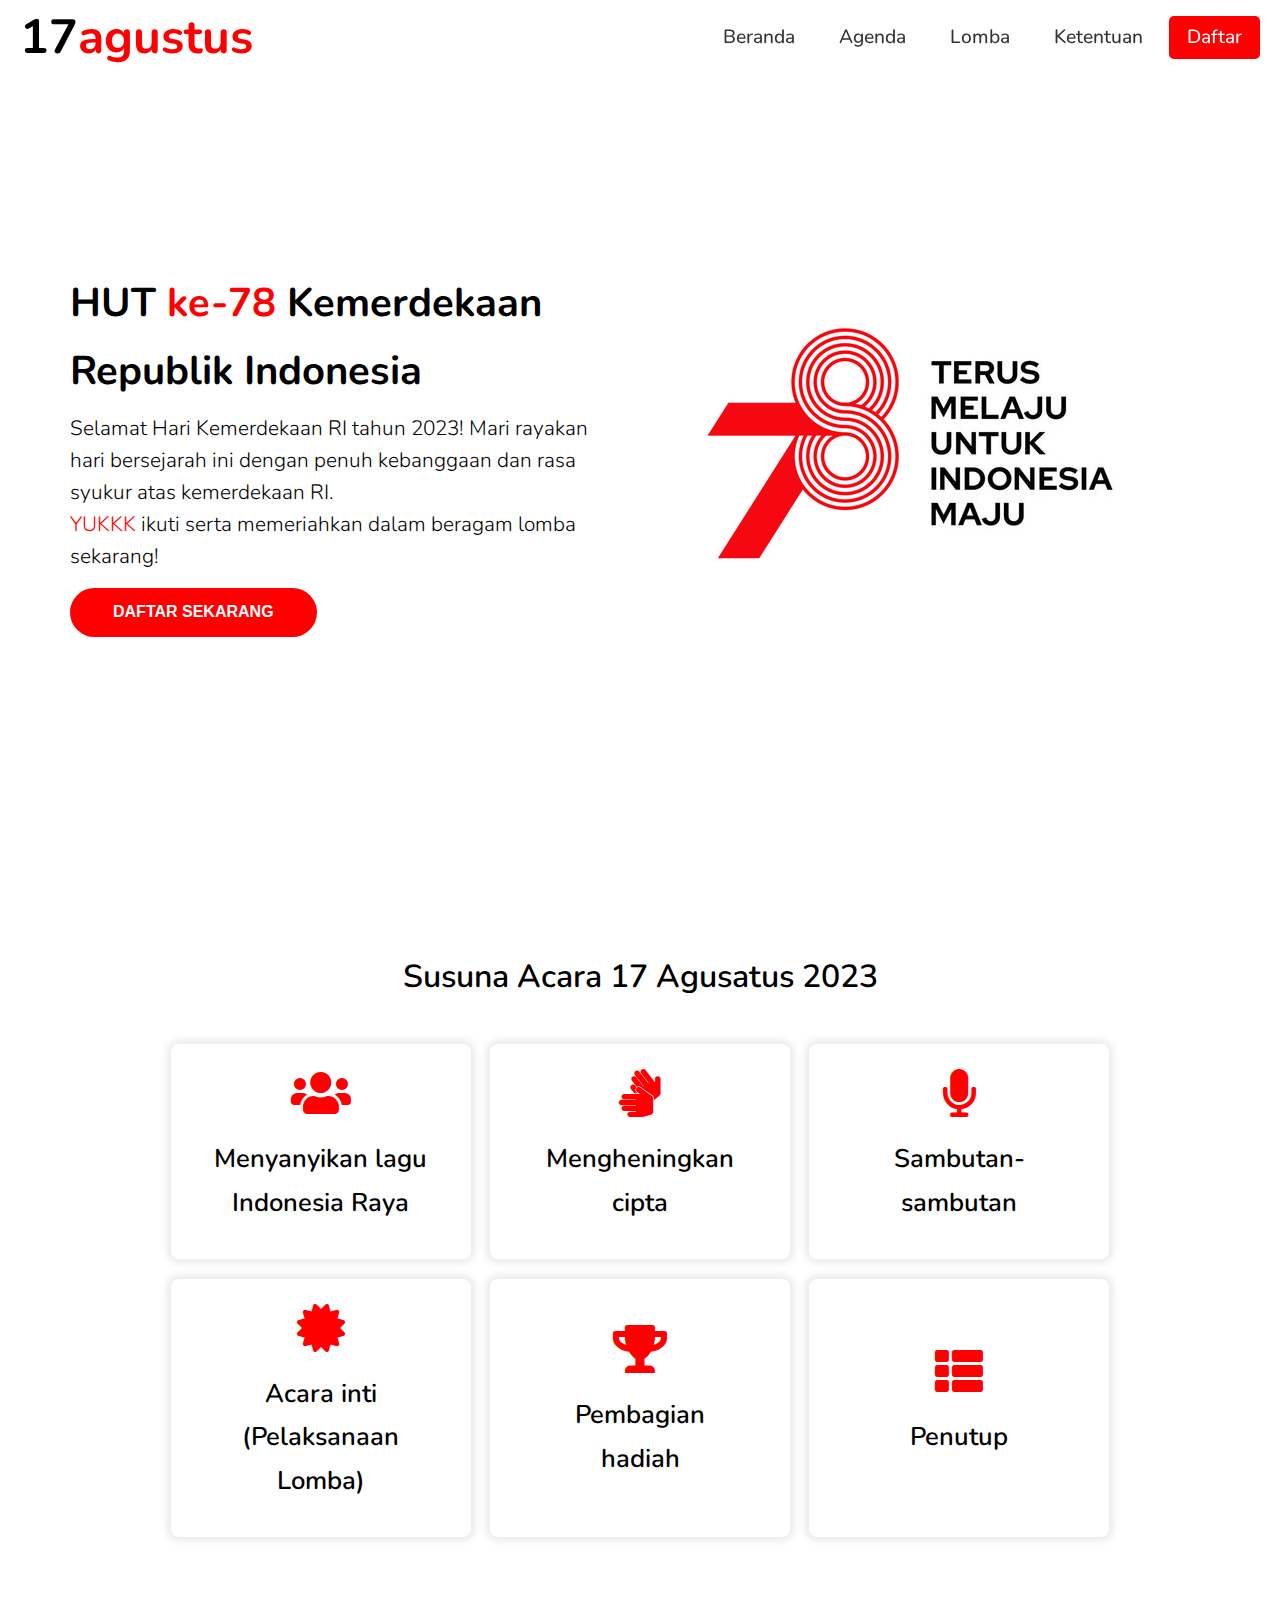
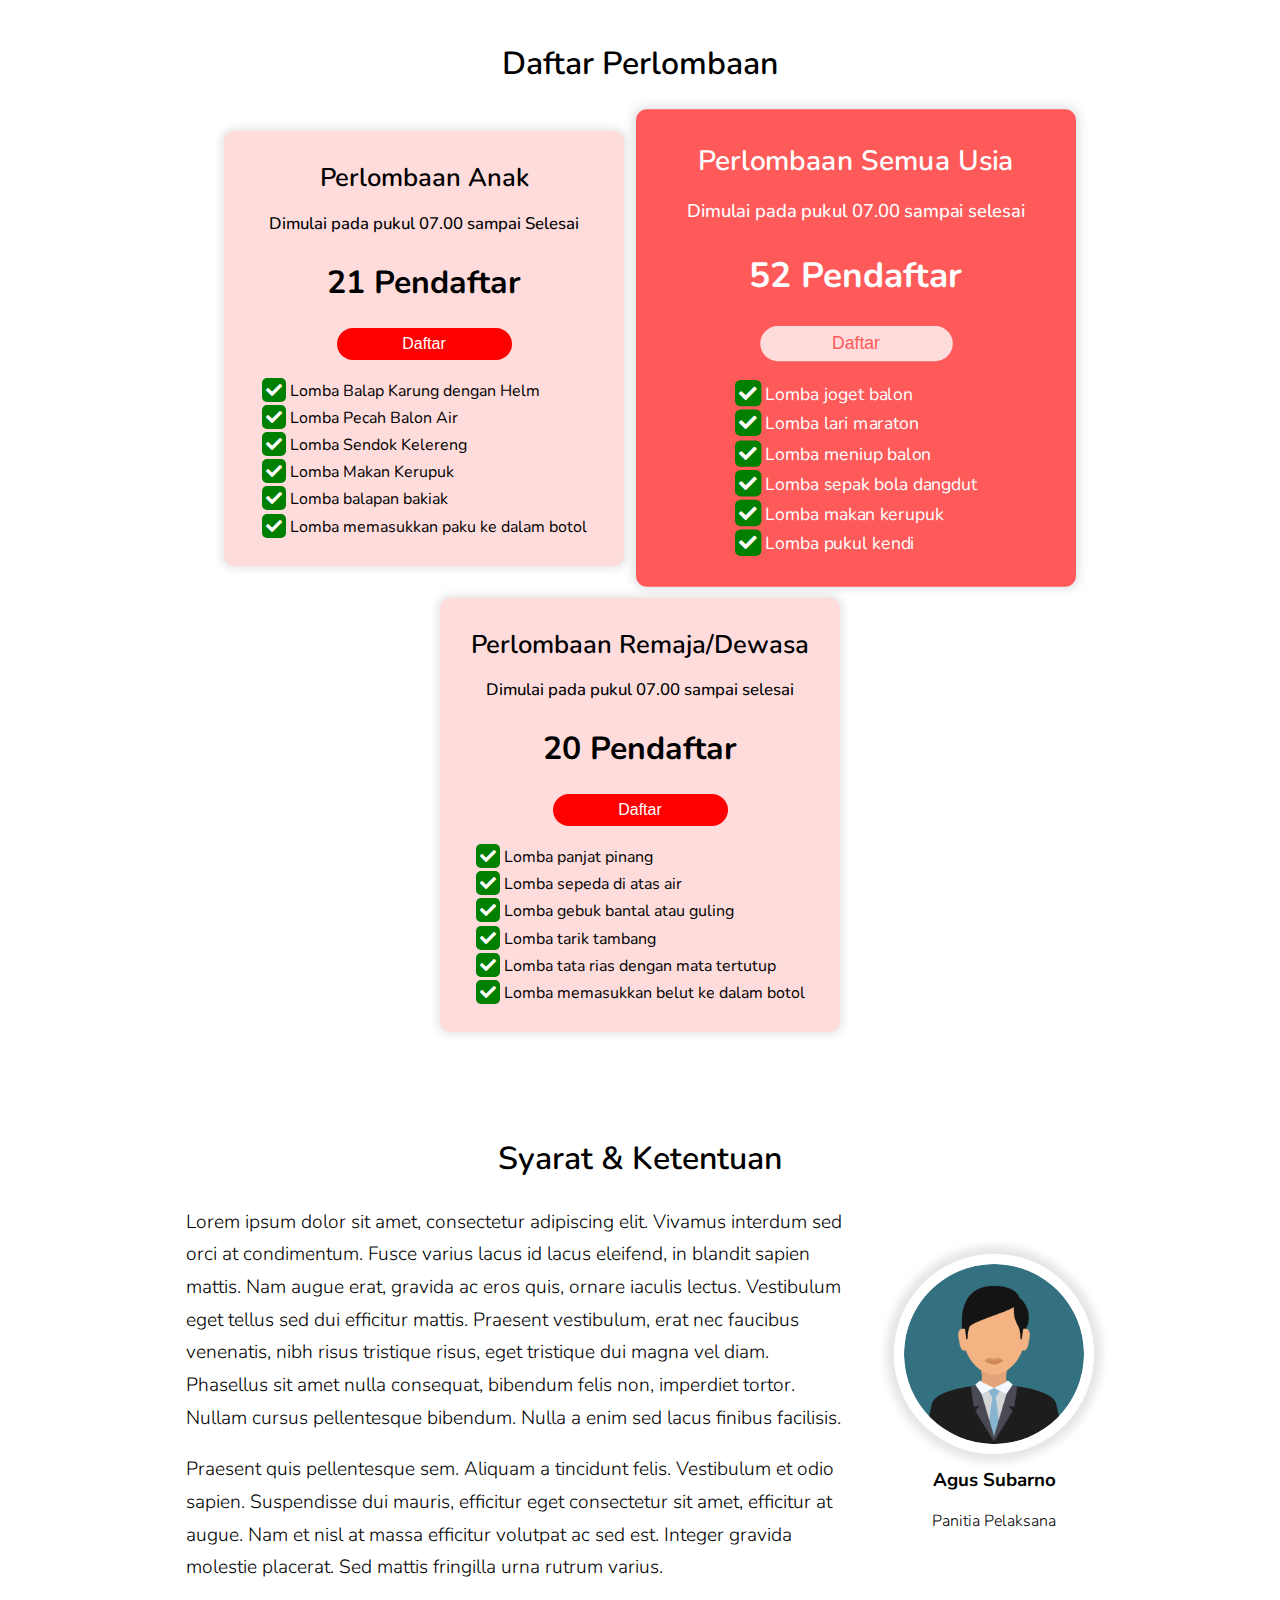
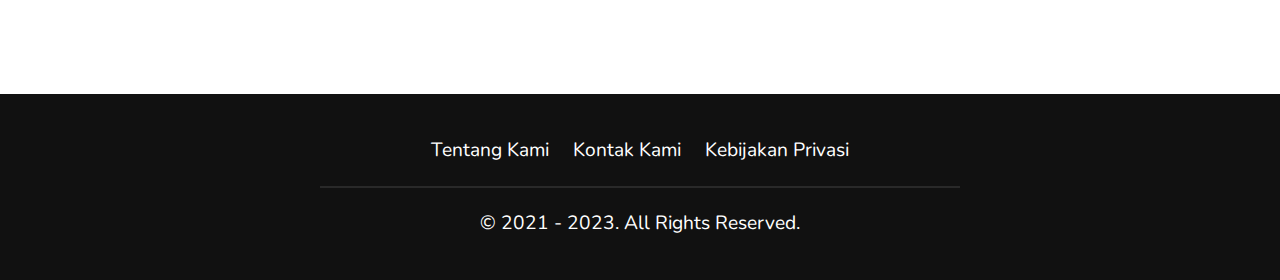
<file: index.html>
<!DOCTYPE html>
<html lang="en">

<head>
    <meta charset="UTF-8" />
    <meta http-equiv="X-UA-Compatible" content="IE=edge" />
    <meta name="viewport" content="width=device-width, initial-scale=1.0" />
    <link rel="stylesheet" href="assets/css/index.css" />
    <link rel="stylesheet" href="https://cdnjs.cloudflare.com/ajax/libs/font-awesome/5.15.4/css/all.min.css"
        integrity="sha512-1ycn6IcaQQ40/MKBW2W4Rhis/DbILU74C1vSrLJxCq57o941Ym01SwNsOMqvEBFlcgUa6xLiPY/NS5R+E6ztJQ=="
        crossorigin="anonymous" referrerpolicy="no-referrer" />
    <title>17 Agustus</title>
</head>

<body>
    <header>
        <nav>
            <div class="nav-container">
                <div class="nav-title">
                    <a href="#">
                        <h1><span>17</span><span>agustus</span></h1>
                    </a>
                </div>
                <ul class="nav-list">
                    <li>
                        <a href="#">Beranda</a>
                    </li>
                    <li>
                        <a href="#service">Agenda</a>
                    </li>
                    <li>
                        <a href="#pricing">Lomba</a>
                    </li>
                    <li>
                        <a href="#about">Ketentuan</a>
                    </li>
                    <li>
                        <a class="nav-list-login" id="myBtn1"href="#">Daftar</a>
                    </li>
                </ul>
                <div class="nav-burger">
                    <i class="fas fa-bars"></i>
                </div>
            </div>
        </nav>
        <div class="container">
            <div class="jumbotron">
                <div class="jumbotron-content">
                    <h1>
                        HUT <span>ke-78</span> Kemerdekaan Republik Indonesia
                    </h1>
                    <p>
                        Selamat Hari Kemerdekaan RI tahun 2023! Mari rayakan hari bersejarah ini dengan penuh kebanggaan
                        dan rasa syukur atas kemerdekaan RI. <br><span>YUKKK</span> ikuti serta memeriahkan dalam
                        beragam lomba sekarang!
                    </p>
                    <button id="myBtn" class="jumbotron-button">
                        Daftar Sekarang
                    </button>
                </div>
                <div class="jumbotron-image">
                    <img src="assets/img/1.jpeg" alt="Image Not Found" />
                </div>
            </div>
        </div>
        <div id="myModal" class="modal">
            <div class="modal-content">
                <span class="close">&times;</span>
                <form>
                    <h1>Form Pendaftaran</h1>
                    <div class="question">
                        <label>Nama Lengkap</label>
                        <input type="text" required />
                    </div>
                    <div class="question">
                        <label>Usia</label>
                        <input type="text" required />
                    </div>
                    <div class="question">
                        <label>Kategori Lomba</label>
                        <select id="country" name="country">
                            <option value="anak">Anak-Anak</option>
                            <option value="dewasa">Dewasa</option>
                            <option value="usa">Semua Usia</option>
                        </select>
                    </div>
                    <button class="modal-button">Submit</button>
                </form>
            </div>
        </div>
    </header>
    <main>
        <div id="content">
            <article class="service" id="service">
                <div data-aos="fade-up">
                    <h2 class="service-title">
                        Susuna Acara 17 Agusatus 2023
                    </h2>
                    <div class="service-container">
                        <div class="service-card">
                            <i class="service-icon fas fa-users"></i>
                            <h2>
                                <span>Menyanyikan lagu</span> <span>Indonesia Raya</span>
                            </h2>
                        </div>
                        <div class="service-card">
                            <i class="service-icon fa fa-sign-language"></i>
                            <h2>
                                <span>Mengheningkan</span> <span>cipta</span>
                            </h2>
                        </div>
                        <div class="service-card">
                            <i class="service-icon fas fa-microphone"></i>
                            <h2>
                                <span>Sambutan-</span>
                                <span>sambutan</span>
                            </h2>
                        </div>
                        <div class="service-card">
                            <i class="service-icon fas fa-certificate"></i>
                            <h2>
                                <span>Acara inti</span>
                                <span>(Pelaksanaan Lomba)</span>
                            </h2>
                        </div>
                        <div class="service-card">
                            <i class="service-icon fas fa-trophy"></i>
                            <h2>
                                <span>Pembagian</span>
                                <span>hadiah</span>
                            </h2>
                        </div>
                        <div class="service-card">
                            <i class="service-icon fa fa-th-list"></i>
                            <h2>
                                <span>Penutup</span>
                            </h2>
                        </div>
                    </div>
                </div>
            </article>
            <article class="pricing" id="pricing">
                <div data-aos="fade-up">
                    <h2 class="pricing-title">Daftar Perlombaan</h2>
                    <div class="pricing-container">
                        <div class="pricing-card">
                            <div class="pricing-label">
                                <h2>Perlombaan Anak</h2>
                                <p>
                                    Dimulai pada pukul 07.00 sampai Selesai
                                </p>
                            </div>
                            <div class="pricing-price">
                                <h1>21 <span>Pendaftar</span></h1>
                            </div>
                            <button id="myBtn2" class="pricing-button">Daftar</button>
                            <div class="pricing-list">
                                <ul>
                                    <li>
                                        <i class="fas fa-check"></i>
                                        <span> Lomba Balap Karung dengan Helm </span>
                                    </li>
                                    <li>
                                        <i class="fas fa-check"></i>
                                        <span> Lomba Pecah Balon Air </span>
                                    </li>
                                    <li>
                                        <i class="fas fa-check"></i>
                                        <span> Lomba Sendok Kelereng </span>
                                    </li>
                                    <li>
                                        <i class="fas fa-check"></i>
                                        <span> Lomba Makan Kerupuk </span>
                                    </li>
                                    <li>
                                        <i class="fas fa-check"></i>
                                        <span> Lomba balapan bakiak </span>
                                    </li>
                                    <li>
                                        <i class="fas fa-check"></i>
                                        <span>
                                            Lomba memasukkan paku ke dalam botol
                                        </span>
                                    </li>
                                </ul>
                            </div>
                        </div>
                        <div class="pricing-card">
                            <div class="pricing-label">
                                <h2>Perlombaan Semua Usia</h2>
                                <p>
                                    Dimulai pada pukul 07.00 sampai selesai
                                </p>
                            </div>
                            <div class="pricing-price">
                                <h1>52 <span>Pendaftar</span></h1>
                            </div>
                            <button id="myBtn3" class="pricing-button">Daftar</button>
                            <div class="pricing-list">
                                <ul>
                                    <li>
                                        <i class="fas fa-check"></i>
                                        <span>
                                            Lomba joget balon
                                        </span>
                                    </li>
                                    <li>
                                        <i class="fas fa-check"></i>
                                        <span> Lomba lari maraton </span>
                                    </li>
                                    <li>
                                        <i class="fas fa-check"></i>
                                        <span> Lomba meniup balon </span>
                                    </li>
                                    <li>
                                        <i class="fas fa-check"></i>
                                        <span> Lomba sepak bola dangdut </span>
                                    </li>
                                    <li>
                                        <i class="fas fa-check"></i>
                                        <span> Lomba makan kerupuk </span>
                                    </li>
                                    <li>
                                        <i class="fas fa-check"></i>
                                        <span>
                                            Lomba pukul kendi
                                        </span>
                                    </li>
                                </ul>
                            </div>
                        </div>
                        <div class="pricing-card">
                            <div class="pricing-label">
                                <h2>Perlombaan Remaja/Dewasa</h2>
                                <p>
                                    Dimulai pada pukul 07.00 sampai selesai
                                </p>
                            </div>
                            <div class="pricing-price">
                                <h1>20 <span>Pendaftar</span></h1>
                            </div>
                            <button id="myBtn4" class="pricing-button">Daftar</button>
                            <div class="pricing-list">
                                <ul>
                                    <li>
                                        <i class="fas fa-check"></i>
                                        <span>
                                            Lomba panjat pinang
                                        </span>
                                    </li>
                                    <li>
                                        <i class="fas fa-check"></i>
                                        <span> Lomba sepeda di atas air </span>
                                    </li>
                                    <li>
                                        <i class="fas fa-check"></i>
                                        <span> Lomba gebuk bantal atau guling </span>
                                    </li>
                                    <li>
                                        <i class="fas fa-check"></i>
                                        <span> Lomba tarik tambang </span>
                                    </li>
                                    <li>
                                        <i class="fas fa-check"></i>
                                        <span> Lomba tata rias dengan mata tertutup </span>
                                    </li>
                                    <li>
                                        <i class="fas fa-check"></i>
                                        <span>
                                            Lomba memasukkan belut ke dalam botol
                                        </span>
                                    </li>
                                </ul>
                            </div>
                        </div>
                    </div>
                </div>
            </article>
            <article class="about" id="about">
                <div data-aos="fade-up">
                    <h2 class="about-title">Syarat & Ketentuan</h2>
                    <div class="about-container">
                        <section class="about-content">
                            <p>
                                Lorem ipsum dolor sit amet, consectetur adipiscing elit.
                                Vivamus interdum sed orci at condimentum. Fusce varius lacus id lacus eleifend, in
                                blandit sapien mattis.
                                Nam augue erat, gravida ac eros quis, ornare iaculis lectus. Vestibulum eget tellus sed
                                dui efficitur mattis.
                                Praesent vestibulum, erat nec faucibus venenatis, nibh risus tristique risus, eget
                                tristique dui magna vel diam.
                                Phasellus sit amet nulla consequat, bibendum felis non, imperdiet tortor.
                                Nullam cursus pellentesque bibendum. Nulla a enim sed lacus finibus facilisis.
                            </p>
                            <p>
                                Praesent quis pellentesque sem. Aliquam a tincidunt felis.
                                Vestibulum et odio sapien. Suspendisse dui mauris, efficitur eget consectetur sit amet,
                                efficitur at augue.
                                Nam et nisl at massa efficitur volutpat ac sed est.
                                Integer gravida molestie placerat. Sed mattis fringilla urna rutrum varius.
                            </p>
                        </section>
                        <aside class="about-image">
                            <img src="assets/img/1.png" alt="Panitia Pelaksana" />
                            <h3>Agus Subarno</h3>
                            <p>Panitia Pelaksana</p>
                        </aside>
                    </div>
                </div>
            </article>
        </div>
    </main>
    <footer>
        <ul class="footer-list">
            <li><a href="#">Tentang Kami</a></li>
            <li><a href="#">Kontak Kami</a></li>
            <li><a href="#">Kebijakan Privasi</a></li>
        </ul>
        <hr />
        <p>&copy; 2021 - 2023. All Rights Reserved.</p>
    </footer>

    <script src="assets/js/index.js"></script>
    
</body>

</html>
</file>
<file: assets/css/index.css>
@import url("https://fonts.googleapis.com/css?family=Nunito:200,300,regular,500,600,700,800,900,200italic,300italic,italic,500italic,600italic,700italic,800italic,900italic");

:root {
    --primary: rgb(255, 0, 0);
}

* {
    margin: 0;
    padding: 0;
    box-sizing: border-box !important;
}

.fas.fa-check {
    background-color: green !important;
    color: #fff;
    padding: 4px;
    border-radius: 5px;
}

.fas.fa-times {
    background-color: red !important;
    color: #fff;
    padding: 4px 6.5px;
    border-radius: 5px;
}

::-webkit-scrollbar {
    width: 0;
}

::selection {
    background-color: var(--primary);
    color: #fff;
}

html {
    scroll-behavior: smooth;
}

body {
    font-family: "Nunito", "Quicksand", sans-serif !important;
    font-weight: 300;
    line-height: 1.7;
    overflow-x: hidden;
}

/* Header */
header nav {
    background-color: transparent;
    backdrop-filter: blur(10px);
    width: 100%;
    position: fixed !important;
    top: 0;
    left: 0;
    z-index: 99999 !important;
    transition: all 0.2s ease-in-out;
}

header nav .nav-container {
    display: flex;
    justify-content: space-between;
    align-items: center;
    padding: 0 20px;
    height: 75px;
    transition: all 0.2s ease-in-out;
}

header nav .nav-container .nav-burger {
    display: none;
}

header nav .nav-container .nav-title {
    font-size: 1.5rem;
    font-weight: 600;
    color: #333;
}

header nav .nav-container .nav-title a {
    text-decoration: none;
    color: #000;
}

header nav .nav-container .nav-title a h1 span:nth-child(2) {
    color: var(--primary);
}
header .container .jumbotron .jumbotron-content p span {
    color: var(--primary);
}

header nav .nav-container .nav-list {
    display: flex;
    justify-content: center;
    align-items: center;
    gap: 0.5rem;
}

header nav .nav-container .nav-list li {
    list-style: none;
}

header nav .nav-container .nav-list li a {
    display: block;
    font-size: 1.2rem;
    font-weight: 500;
    color: #333;
    text-decoration: none;
    padding: 2px 15px;
    border-radius: 5px;
    transition: all 0.2s ease-in-out;
    border: 3px solid transparent;
}

header nav .nav-container .nav-list li a:hover {
    background-color: var(--primary);
    color: #fff;
}

header nav .nav-container .nav-list li .nav-list-login {
    background-color: var(--primary) !important;
    color: #fff !important;
}

header nav .nav-container .nav-list li .nav-list-login:hover {
    background-color: transparent !important;
    color: var(--primary) !important;
    border-color: var(--primary) !important;
}

header .container {
    display: flex;
}

header .container .jumbotron {
    margin: auto;
    background-size: cover;
    background-position: center;
    background-repeat: no-repeat;
    height: 100vh;
    display: flex;
    justify-content: center;
    padding: 40px 70px;
    align-items: center;
    max-width: 1400px;
}

header .container .jumbotron .jumbotron-content {
    flex: 1 1;
}

header .container .jumbotron .jumbotron-content h1 {
    font-size: 2.5rem;
    margin-block: 0.4rem;
}

header .container .jumbotron .jumbotron-content h1 span {
    color: var(--primary);
}

header .container .jumbotron .jumbotron-content p {
    line-height: 2rem;
    font-size: 1.3rem;
}

header .container .jumbotron .jumbotron-content button {
    padding: 0.8rem 2.5rem;
    margin-block-start: 1rem;
    text-transform: uppercase;
    font-weight: 700;
    font-size: 1rem;
    color: #fff;
    border: 3px solid transparent;
    border-radius: 999px;
    background-color: var(--primary);
    cursor: pointer;
    transition: all 0.15s ease-in-out;
}

header .container .jumbotron .jumbotron-content button:hover {
    background-color: transparent;
    color: var(--primary);
    border-color: var(--primary);
}

header .modal .modal-content button {
    padding: 0.8rem 2.5rem;
    margin-block-start: 1rem;
    text-transform: uppercase;
    font-weight: 700;
    font-size: 1rem;
    color: #fff;
    border: 3px solid transparent;
    border-radius: 999px;
    background-color: var(--primary);
    cursor: pointer;
    transition: all 0.15s ease-in-out;
}
header .modal .modal-content button:hover {
    background-color: transparent;
    color: var(--primary);
    border-color: var(--primary);
}
header .modal .modal-content form h1 {
    color: var(--primary);
}

header .container .jumbotron .jumbotron-image {
    flex: 1;
    display: flex;
}

header .container .jumbotron .jumbotron-image img {
    margin: auto;
    min-width: 600px;
    width: 600px;
}
/* End Header */

/* Article */
main #content article {
    padding: 50px 60px;
}
/* End Article */

/* Service */
main #content .service {
    max-width: 1400px;
    margin: auto;
}

main #content .service .service-title {
    font-size: 2rem;
    font-weight: 600;
    text-align: center;
    margin-bottom: 40px;
}

main #content .service .service-container {
    display: flex;
    justify-content: center;
    align-items: center;
    flex-wrap: wrap;
    gap: 1.2rem;
}

main #content .service .service-container .service-card {
    width: 300px;
    background-color: #fff;
    border-radius: 8px;
    padding: 25px;
    display: flex;
    justify-content: center;
    align-items: center;
    flex-direction: column;
    align-self: stretch;
    box-shadow: 0 0 8px 3px rgba(0, 0, 0, 0.1);
    transition: all 0.2s ease-in-out;
}

main #content .service .service-container .service-card:hover {
    transform: scale(1.05);
}

main #content .service .service-container .service-card .service-icon {
    font-size: 3rem;
    color: var(--primary);
    margin-bottom: 20px;
}

main #content .service .service-container .service-card h2 {
    font-size: 1.6rem;
    font-weight: 600;
    margin-bottom: 10px;
    text-align: center;
}

main #content .service .service-container .service-card h2 span {
    display: block;
}

main #content .service .service-container .service-card p {
    font-size: 1.1rem;
    font-weight: 300;
    text-align: center;
}
/* End Service */

/* Pricing */
main #content .pricing {
    max-width: 1400px;
    margin: auto;
}

main #content .pricing .pricing-title {
    font-size: 2rem;
    font-weight: 600;
    text-align: center;
    margin-bottom: 40px;
}

main #content .pricing .pricing-container {
    display: flex;
    justify-content: center;
    align-items: center;
    flex-wrap: wrap;
    gap: 2rem;
}

main #content .pricing .pricing-container .pricing-card {
    width: 400px;
    min-height: 400px;
    background-color: rgb(255, 220, 220);
    border-radius: 10px;
    padding: 25px;
    display: flex;
    justify-content: center;
    align-items: center;
    flex-direction: column;
    align-self: stretch;
    gap: 1.1rem;
    box-shadow: 0 0 8px 3px rgba(0, 0, 0, 0.1);
    transition: all 0.2s ease-in-out;
}

main #content .pricing .pricing-container .pricing-card .pricing-label h2 {
    font-size: 1.6rem;
    font-weight: 600;
    margin-bottom: 10px;
    text-align: center;
}

main #content .pricing .pricing-container .pricing-card .pricing-label p {
    font-size: 1.05rem;
    font-weight: 300;
    text-align: center;
    font-weight: 500;
}

main #content .pricing .pricing-container .pricing-card .pricing-list ul li {
    list-style: none;
    font-size: 1rem;
    font-weight: 400;
}

main #content .pricing .pricing-container .pricing-card .pricing-button {
    width: 50%;
    display: block;
    padding: 4px 15px;
    border-radius: 500px;
    font-size: 1rem;
    font-weight: 500;
    background-color: var(--primary);
    transition: all 0.2s ease-in-out;
    text-align: center;
    cursor: pointer;
    border: 3px solid transparent;
    color: #fff;
}

main #content .pricing .pricing-container .pricing-card .pricing-button:hover {
    background-color: #fff;
    color: var(--primary);
    border-color: var(--primary);
}

main #content .pricing .pricing-container .pricing-card:nth-child(2) {
    background-color: rgb(255, 90, 90);
    color: #fff;
    transform: scale(1.1);
}

main
    #content
    .pricing
    .pricing-container
    .pricing-card:nth-child(2)
    .pricing-button {
    background-color: rgb(255, 220, 220);
    color: rgb(255, 90, 90);
    border-color: rgb(255, 220, 220);
}

main
    #content
    .pricing
    .pricing-container
    .pricing-card:nth-child(2)
    .pricing-button:hover {
    background-color: rgb(255, 90, 90);
    border-color: #fff;
    color: #fff;
}
/* End Pricing */

/* About */
main #content .about {
    max-width: 1400px;
    margin: auto;
}

main #content .about .about-title {
    font-size: 2rem;
    font-weight: 600;
    text-align: center;
    margin-bottom: 1.2rem;
}

main #content .about .about-container {
    display: flex;
    justify-content: center;
    align-items: center;
    gap: 3rem;
    width: 100%;
    padding: 0 30px;
}

main #content .about .about-container .about-content {
    font-size: 1.2rem;
    font-weight: 300;
    display: flex;
    flex-direction: column;
    gap: 1.2rem;
    width: 60%;
}

main #content .about .about-container .about-image {
    display: flex;
    flex-direction: column;
    justify-content: center;
    align-items: center;
    gap: 0.7rem;
}

main #content .about .about-container .about-image img {
    width: 200px;
    height: 200px;
    border-radius: 50%;
    object-fit: cover;
    object-position: center;
    box-shadow: 0 0 8px 8px rgba(0, 0, 0, 0.1);
    border: 10px solid #fff;
}
/* End About */

/* Footer */
footer {
    background-color: #111;
    color: #fff;
    padding: 40px 0;
    display: flex;
    justify-content: center;
    align-items: center;
    flex-direction: column;
    gap: 1.2rem;
    width: 100%;
    margin-top: 60px;
}

footer .footer-list {
    display: flex;
    justify-content: center;
    align-items: center;
    gap: 1.5rem;
}

footer .footer-list li {
    list-style: none;
}

footer .footer-list li a {
    color: #fff;
    font-size: 1.2rem;
    font-weight: 400;
    text-decoration: none;
    transition: all 0.2s ease-in-out;
}

footer .footer-list li a:hover {
    color: var(--primary);
}

footer hr {
    width: 50%;
    border: 1px solid rgba(255, 255, 255, 0.1);
}

footer p {
    font-size: 1.2rem;
    font-weight: 400;
    text-align: center;
}
/* End Footer */

/* Media Query */
@media screen and (max-width: 1000px) {
    header nav .nav-container .nav-list {
        position: absolute;
        z-index: -999;
        background-color: rgba(255, 255, 255, 1);
        top: 0;
        left: 0;
        width: 80%;
        height: 100vh;
        display: flex;
        flex-direction: column;
        justify-content: center;
        align-items: center;
        gap: 2rem;
        transition: all 0.3s ease-in-out;
        transform: translateX(-100%);
    }

    header nav .nav-container .nav-list.slide {
        transform: translateX(0);
    }

    header nav .nav-container .nav-burger {
        display: flex;
        align-items: center;
        cursor: pointer;
    }

    header nav .nav-container .nav-burger .fas.fa-bars {
        font-size: 2rem;
    }

    header .container .jumbotron .jumbotron-content h1 {
        font-size: 2rem;
        margin-block: 0.4rem;
    }

    header .container .jumbotron .jumbotron-content h1 span {
        color: var(--primary);
    }

    header .container .jumbotron .jumbotron-content p {
        line-height: 1.5rem;
        font-size: 1rem;
    }

    header .container .jumbotron .jumbotron-content button {
        padding: 0.6rem 2rem;
        margin-block-start: 1rem;
        text-transform: capitalize;
        font-size: 1rem;
    }

    header .container .jumbotron .jumbotron-image img {
        margin: auto;
        min-width: 100%;
        width: 100%;
    }

    main #content .pricing .pricing-container {
        gap: 1.3rem;
    }

    main #content .pricing .pricing-container .pricing-card:nth-child(2) {
        transform: scale(1);
    }
}

@media screen and (max-width: 768px) {
    header .container .jumbotron {
        margin-top: 2rem;
        padding: 1rem;
        flex-direction: column;
    }

    header .container .jumbotron .jumbotron-content h1 {
        font-size: 1.8rem;
        margin-block: 0.4rem;
    }

    header .container .jumbotron .jumbotron-image {
        order: -1;
    }

    main #content article {
        padding: 40px 14px;
    }

    main #content .service .service-container .service-card {
        width: 100%;
    }

    main #content .about .about-container {
        flex-wrap: wrap;
        padding: 0;
    }

    main #content .about .about-container .about-content {
        width: 100%;
        text-align: justify;
    }

    footer .footer-list {
        flex-direction: column;
        gap: 0.5rem;
    }

    footer .footer-list li a {
        font-size: 1rem;
    }

    footer hr {
        width: 100%;
    }

    footer p {
        font-size: 1rem;
    }
}
/* End Media QUery */

/* Modal */
.modal {
    display: none; /* Hidden by default */
    position: fixed; /* Stay in place */
    z-index: 1; /* Sit on top */
    padding-top: 100px; /* Location of the box */
    left: 0;
    top: 0;
    width: 100%; /* Full width */
    height: 100%; /* Full height */
    overflow: auto; /* Enable scroll if needed */
    background-color: rgb(0,0,0); /* Fallback color */
    background-color: rgba(0,0,0,0.4); /* Black w/ opacity */
  }
  
  /* Modal Content */
  .modal-content {
    background-color: #fefefe;
    border-radius: 20px;
    margin: auto;
    padding: 20px;
    border: 1px solid #888;
    width: 35%;
  }
  
  /* The Close Button */
  .close {
    color: #aaaaaa;
    float: right;
    font-size: 28px;
    font-weight: bold;
  }
  
  .close:hover,
  .close:focus {
    color: #000;
    text-decoration: none;
    cursor: pointer;
  }

  input{
      appearance: none;
      background-color: none;
      border: 1px solid var(--primary);
      line-height: 0;
      font-size: 17px;
      width: 100%;
      display: block;
      box-sizing: border-box;
      padding: 10px 15px;
      border-radius: 60px;
      color: var(--primary);
      font-weight: 100;
      letter-spacing: 0.01em;
      z-index: 1;
  }
  select{
      border: 1px solid var(--primary);
      line-height: 0;
      font-size: 17px;
      width: 100%;
      padding: 10px 15px;
      border-radius: 60px;
      color: var(--primary);
      font-weight: 100;
  }

  form{
      display: inline-block;
      max-width: 700px;
      min-width: 500px;
      box-sizing: border-box;
      background-color: white;
      border-radius: 40px;
      left: 50%;
    }
/* End Modal */
/* Navbar Shadow */
.navbar-shadow {
    box-shadow: 0 0 8px rgba(0, 0, 0, 0.1) !important;
    background-color: rgba(255, 255, 255, 0.5);
}
/* End Navbar Shadow */
</file>
